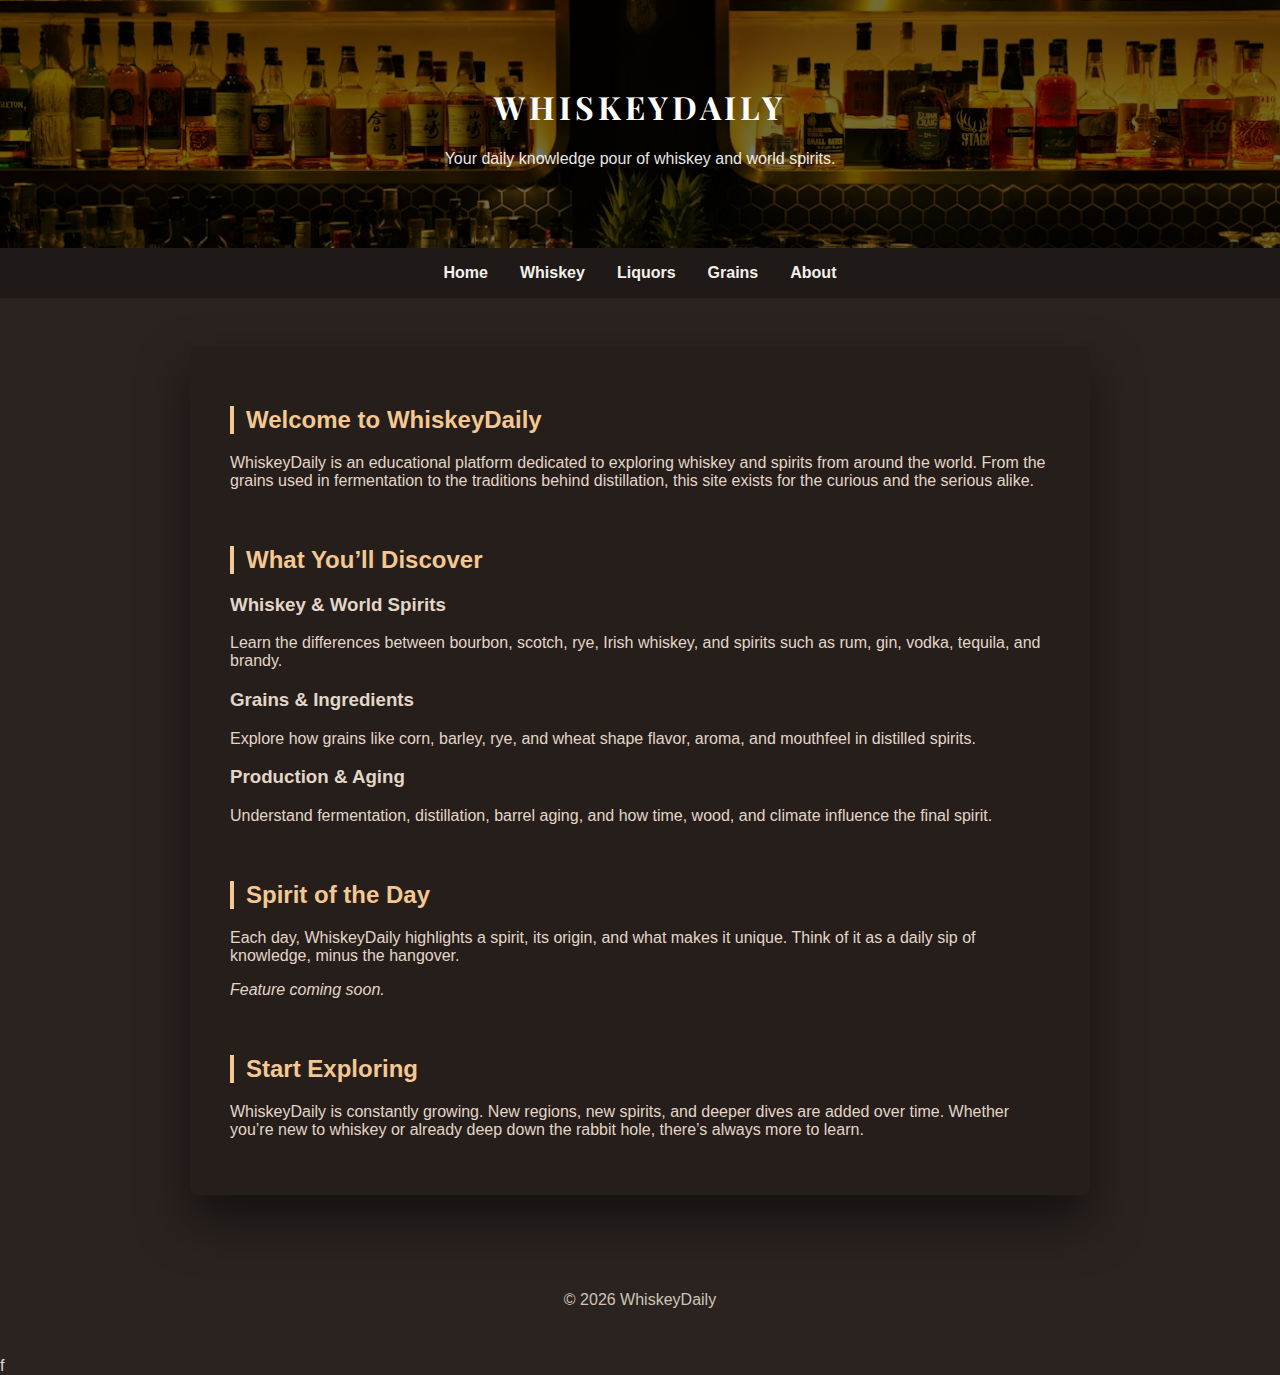
<file: index.html>
<!DOCTYPE html>
<html lang="en">
<head>
  <link href="https://fonts.googleapis.com/css2?family=Playfair+Display:wght@600;700&display=swap" rel="stylesheet">
  <meta charset="UTF-8">
  <title>WhiskeyDaily</title>
  <meta name="viewport" content="width=device-width, initial-scale=1.0">

  <meta name="description" content="WhiskeyDaily is an educational website about whiskey, spirits, grains, and distillation from around the world.">

  <link rel="stylesheet" href="css/styles.css">
  <script src="js/app.js" defer></script>
</head>
<body>

  <!-- HEADER -->
  <header>
    <h1>WhiskeyDaily</h1>
    <p>Your daily knowledge pour of whiskey and world spirits.</p>
  </header>

  <!-- NAVIGATION -->
  <nav>
  <ul>
    <li><a href="index.html">Home</a></li>
    <li><a href="whiskey.html">Whiskey</a></li>
    <li><a href="liquors.html">Liquors</a></li>
    <li><a href="grains.html">Grains</a></li>
    <li><a href="about.html">About</a></li>
  </ul>
</nav>


  <!-- MAIN CONTENT -->
  <main>

    <!-- HERO SECTION -->
    <section>
      <h2>Welcome to WhiskeyDaily</h2>
      <p>
        WhiskeyDaily is an educational platform dedicated to exploring whiskey and
        spirits from around the world. From the grains used in fermentation to the
        traditions behind distillation, this site exists for the curious and the
        serious alike.
      </p>
    </section>

    <!-- FEATURED SECTION -->
    <section>
      <h2>What You’ll Discover</h2>

      <article>
        <h3>Whiskey & World Spirits</h3>
        <p>
          Learn the differences between bourbon, scotch, rye, Irish whiskey,
          and spirits such as rum, gin, vodka, tequila, and brandy.
        </p>
      </article>

      <article>
        <h3>Grains & Ingredients</h3>
        <p>
          Explore how grains like corn, barley, rye, and wheat shape flavor,
          aroma, and mouthfeel in distilled spirits.
        </p>
      </article>

      <article>
        <h3>Production & Aging</h3>
        <p>
          Understand fermentation, distillation, barrel aging, and how time,
          wood, and climate influence the final spirit.
        </p>
      </article>
    </section>

    <!-- DAILY FEATURE -->
    <section>
      <h2>Spirit of the Day</h2>
      <p>
        Each day, WhiskeyDaily highlights a spirit, its origin, and what makes
        it unique. Think of it as a daily sip of knowledge, minus the hangover.
      </p>
      <p><em>Feature coming soon.</em></p>
    </section>

    <!-- EXPLORE CTA -->
    <section>
      <h2>Start Exploring</h2>
      <p>
        WhiskeyDaily is constantly growing. New regions, new spirits, and deeper
        dives are added over time. Whether you’re new to whiskey or already deep
        down the rabbit hole, there’s always more to learn.
      </p>
    </section>

  </main>

  <!-- FOOTER -->
  <footer>
    <p>© 2026 WhiskeyDaily</p>
  </footer>

</body>
</html>
 f
</file>
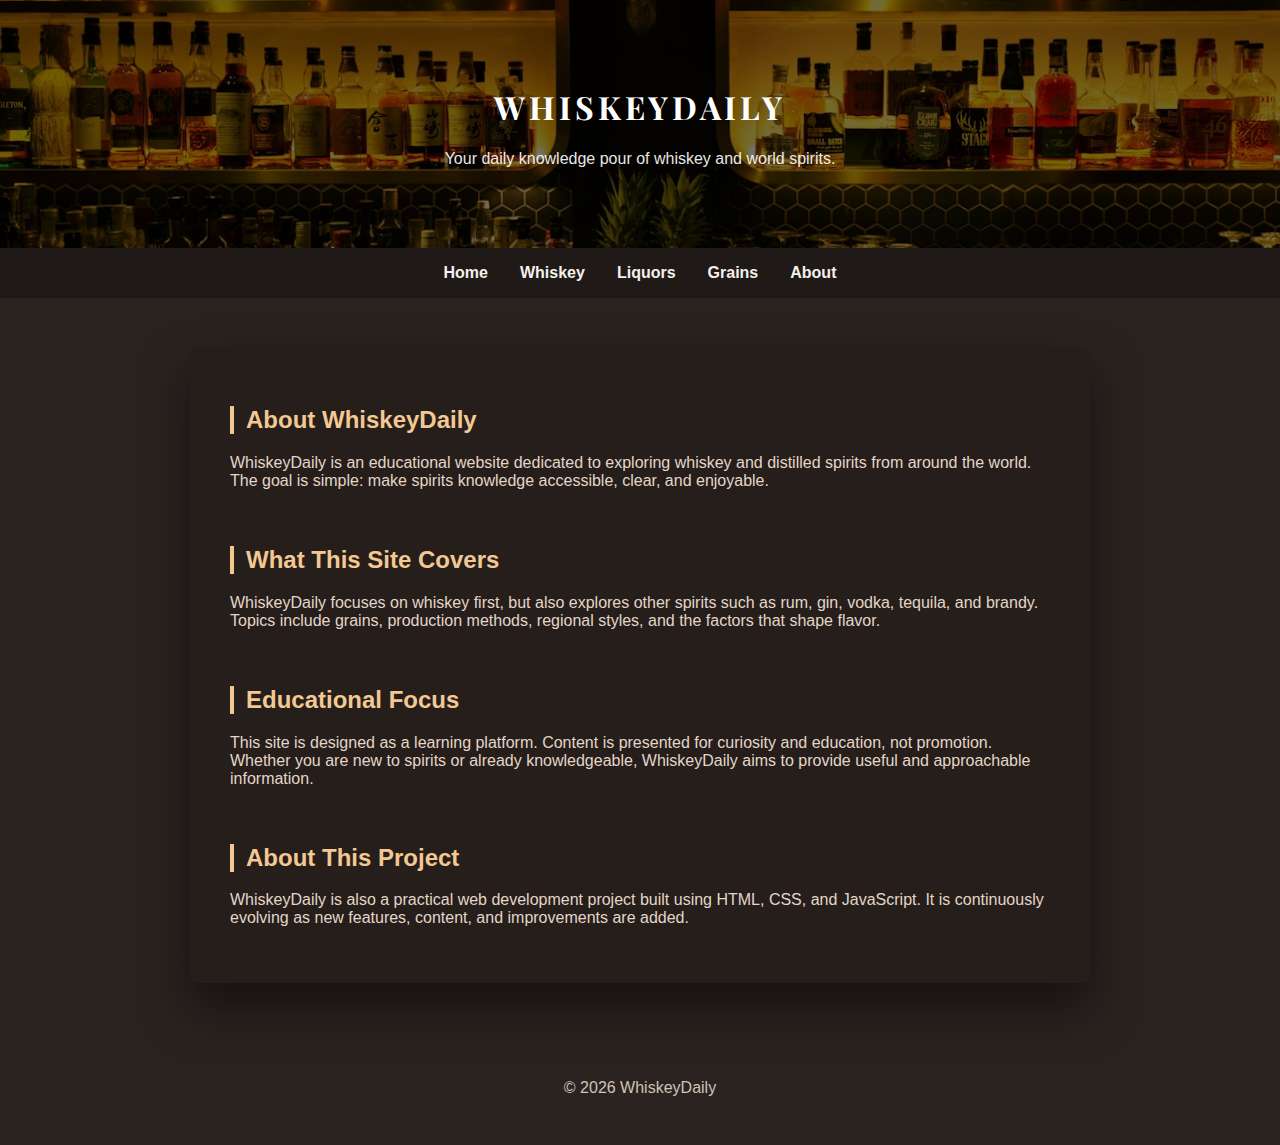
<file: about.html>
<!DOCTYPE html>
<html lang="en">
<head>
  <link href="https://fonts.googleapis.com/css2?family=Playfair+Display:wght@600;700&display=swap" rel="stylesheet">
  <meta charset="UTF-8">
  <title>About | WhiskeyDaily</title>
  <meta name="viewport" content="width=device-width, initial-scale=1.0">

  <link rel="stylesheet" href="css/styles.css">
  <script src="js/app.js" defer></script>
</head>
<body>

  <header>
    <h1>WhiskeyDaily</h1>
    <p>Your daily knowledge pour of whiskey and world spirits.</p>
  </header>

  <nav>
    <ul>
      <li><a href="index.html">Home</a></li>
      <li><a href="whiskey.html">Whiskey</a></li>
      <li><a href="liquors.html">Liquors</a></li>
      <li><a href="grains.html">Grains</a></li>
      <li><a href="about.html">About</a></li>
    </ul>
  </nav>

  <main>

    <section>
      <h2>About WhiskeyDaily</h2>
      <p>
        WhiskeyDaily is an educational website dedicated to exploring whiskey
        and distilled spirits from around the world. The goal is simple:
        make spirits knowledge accessible, clear, and enjoyable.
      </p>
    </section>

    <section>
      <h2>What This Site Covers</h2>
      <p>
        WhiskeyDaily focuses on whiskey first, but also explores other spirits
        such as rum, gin, vodka, tequila, and brandy. Topics include grains,
        production methods, regional styles, and the factors that shape flavor.
      </p>
    </section>

    <section>
      <h2>Educational Focus</h2>
      <p>
        This site is designed as a learning platform. Content is presented
        for curiosity and education, not promotion. Whether you are new
        to spirits or already knowledgeable, WhiskeyDaily aims to provide
        useful and approachable information.
      </p>
    </section>

    <section>
      <h2>About This Project</h2>
      <p>
        WhiskeyDaily is also a practical web development project built using
        HTML, CSS, and JavaScript. It is continuously evolving as new features,
        content, and improvements are added.
      </p>
    </section>

  </main>

  <footer>
    <p>© 2026 WhiskeyDaily</p>
  </footer>

</body>
</html>
</file>
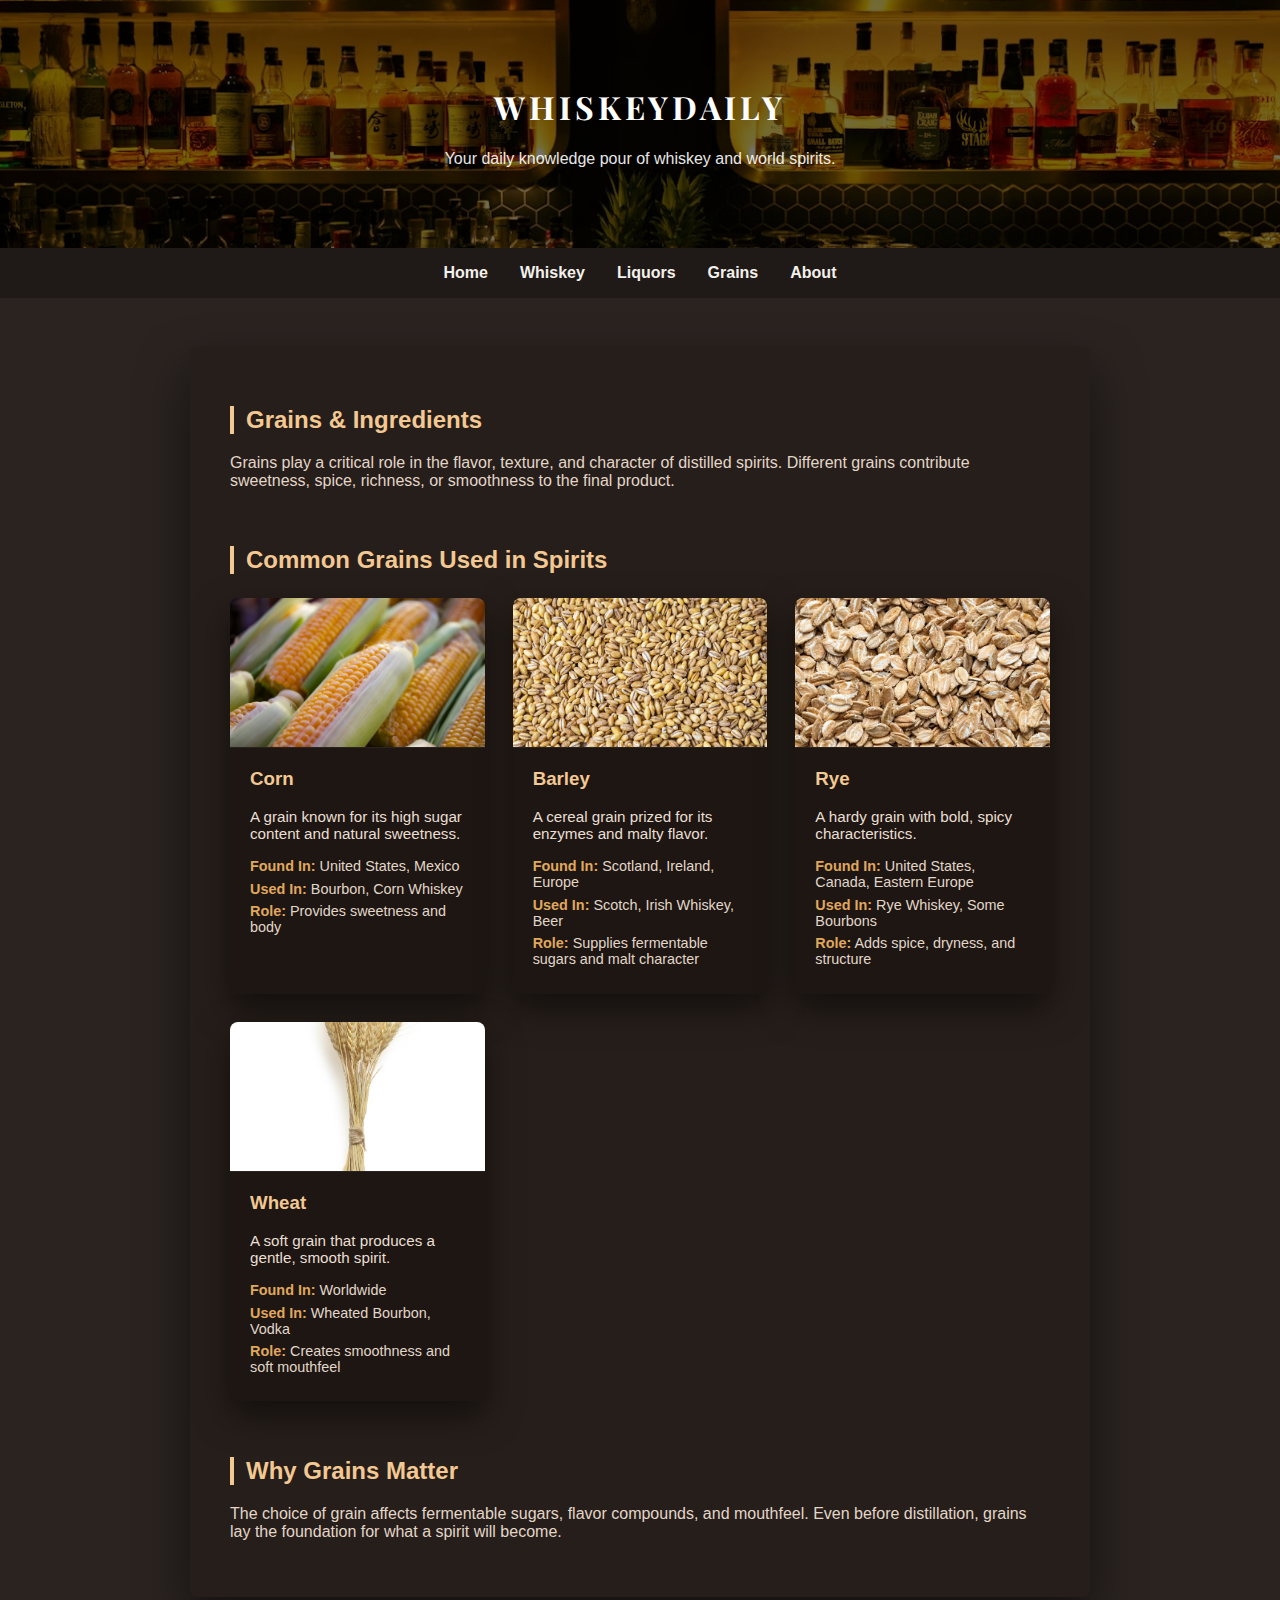
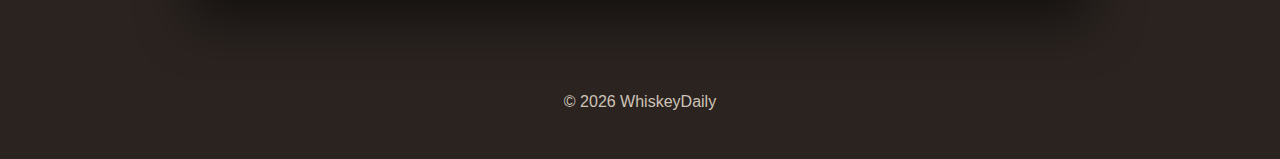
<file: grains.html>
<!DOCTYPE html>
<html lang="en">
<head>
  <link href="https://fonts.googleapis.com/css2?family=Playfair+Display:wght@600;700&display=swap" rel="stylesheet">
  <meta charset="UTF-8">
  <title>Grains | WhiskeyDaily</title>
  <meta name="viewport" content="width=device-width, initial-scale=1.0">

  <link rel="stylesheet" href="css/styles.css">
  <script src="js/app.js" defer></script>
</head>
<body>

  <header>
    <h1>WhiskeyDaily</h1>
    <p>Your daily knowledge pour of whiskey and world spirits.</p>
  </header>

  <nav>
    <ul>
      <li><a href="index.html">Home</a></li>
      <li><a href="whiskey.html">Whiskey</a></li>
      <li><a href="liquors.html">Liquors</a></li>
      <li><a href="grains.html">Grains</a></li>
      <li><a href="about.html">About</a></li>
    </ul>
  </nav>

  <main>

    <section>
      <h2>Grains & Ingredients</h2>
      <p>
        Grains play a critical role in the flavor, texture, and character of
        distilled spirits. Different grains contribute sweetness, spice,
        richness, or smoothness to the final product.
      </p>
    </section>

    <section>
      <h2>Common Grains Used in Spirits</h2>

      <div class="grain-grid" id="grain-grid">
        <!-- Grain cards injected by JavaScript -->
      </div>
    </section>

    <section>
      <h2>Why Grains Matter</h2>
      <p>
        The choice of grain affects fermentable sugars, flavor compounds, and
        mouthfeel. Even before distillation, grains lay the foundation for what
        a spirit will become.
      </p>
    </section>

  </main>

  <footer>
    <p>© 2026 WhiskeyDaily</p>
  </footer>

</body>
</html>
</file>
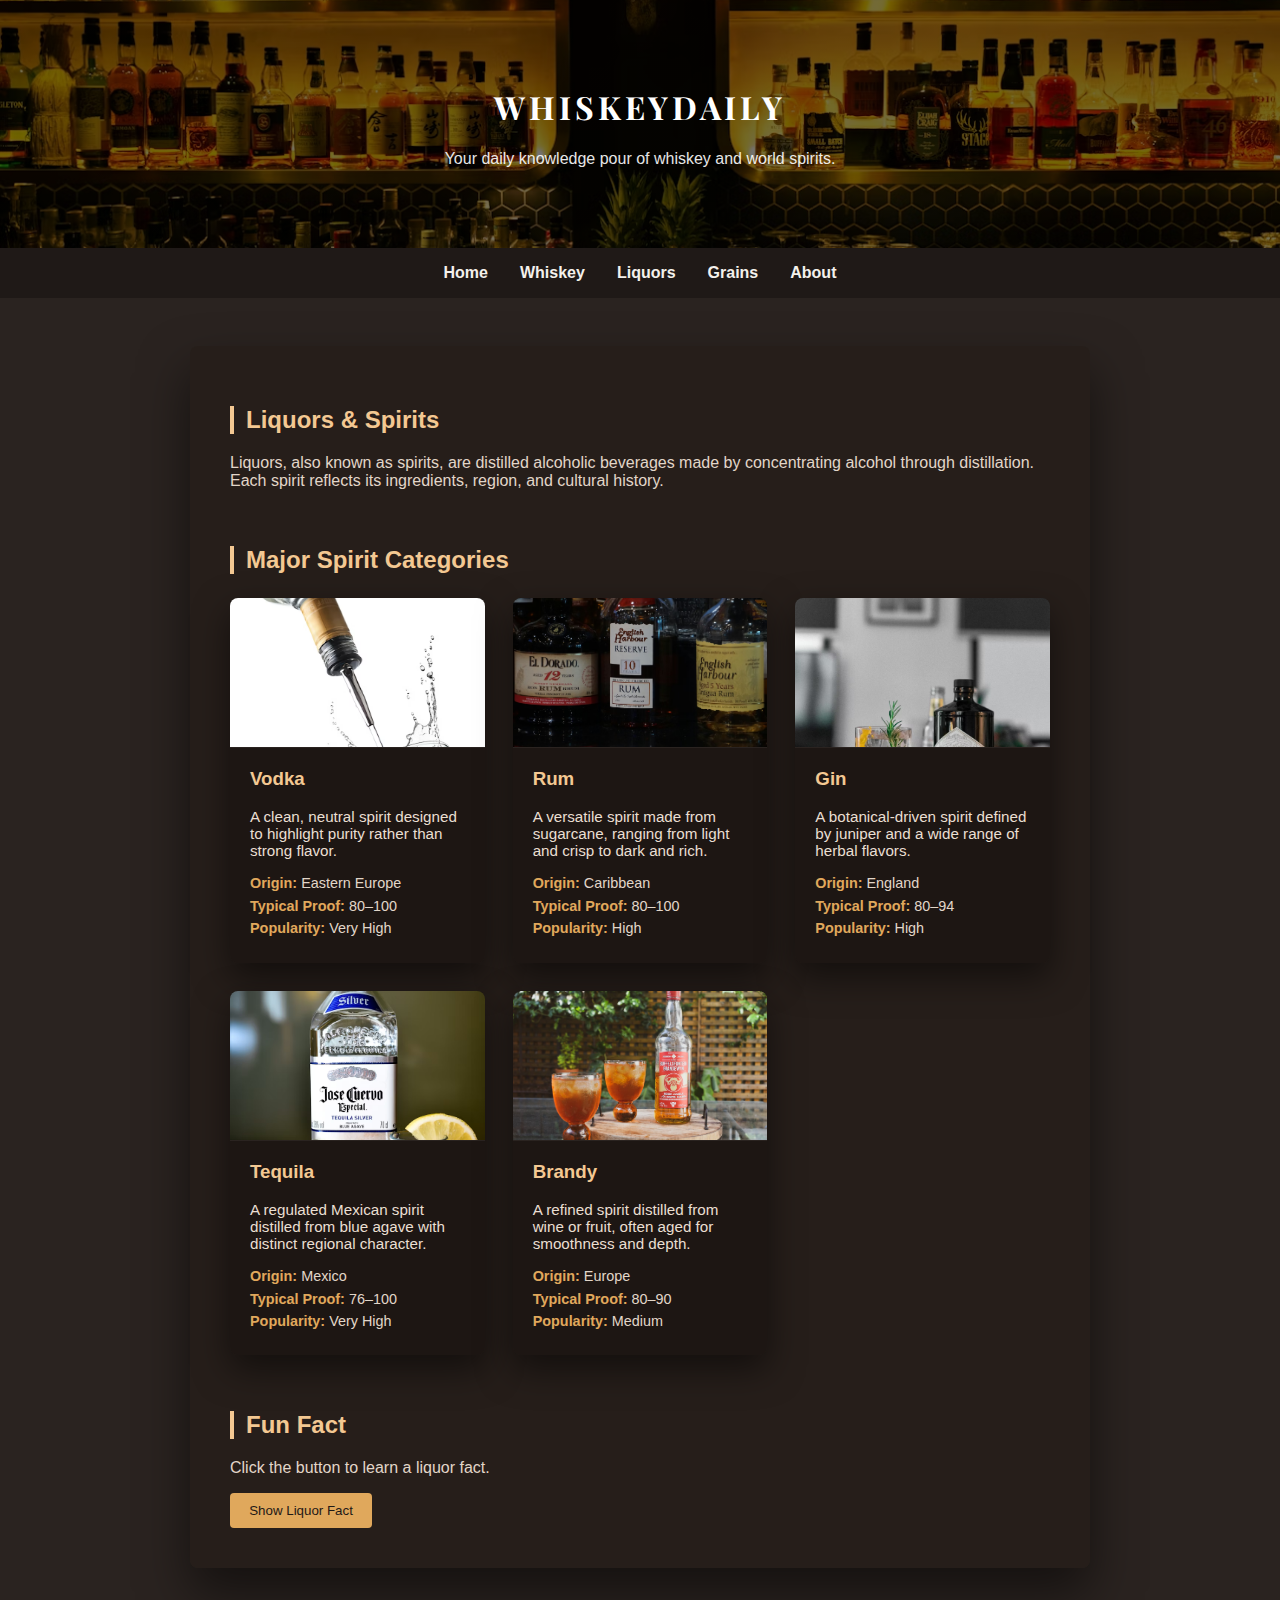
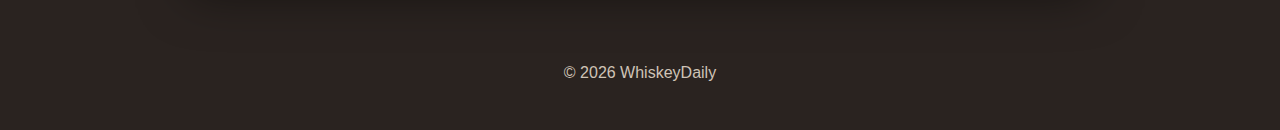
<file: liquors.html>
<!DOCTYPE html>
<html lang="en">
<head>
  <link href="https://fonts.googleapis.com/css2?family=Playfair+Display:wght@600;700&display=swap" rel="stylesheet">
  <meta charset="UTF-8">
  <title>Liquors | WhiskeyDaily</title>
  <meta name="viewport" content="width=device-width, initial-scale=1.0">

  <link rel="stylesheet" href="css/styles.css">
  <script src="js/app.js" defer></script>
</head>
<body>

  <header>
    <h1>WhiskeyDaily</h1>
    <p>Your daily knowledge pour of whiskey and world spirits.</p>
  </header>

  <nav>
    <ul>
      <li><a href="index.html">Home</a></li>
      <li><a href="whiskey.html">Whiskey</a></li>
      <li><a href="liquors.html">Liquors</a></li>
      <li><a href="grains.html">Grains</a></li>
      <li><a href="about.html">About</a></li>
    </ul>
  </nav>

  <main>

    <section>
      <h2>Liquors & Spirits</h2>
      <p>
        Liquors, also known as spirits, are distilled alcoholic beverages made
        by concentrating alcohol through distillation. Each spirit reflects
        its ingredients, region, and cultural history.
      </p>
    </section>

    <section>
      <h2>Major Spirit Categories</h2>

      <div class="liquor-grid" id="liquor-grid">
        <!-- Cards injected by JavaScript -->
      </div>
    </section>

    <section>
      <h2>Fun Fact</h2>
      <p id="liquor-fact">
        Click the button to learn a liquor fact.
      </p>
      <button id="liquor-fact-btn">Show Liquor Fact</button>
    </section>

  </main>

  <footer>
    <p>© 2026 WhiskeyDaily</p>
  </footer>

</body>
</html>
</file>
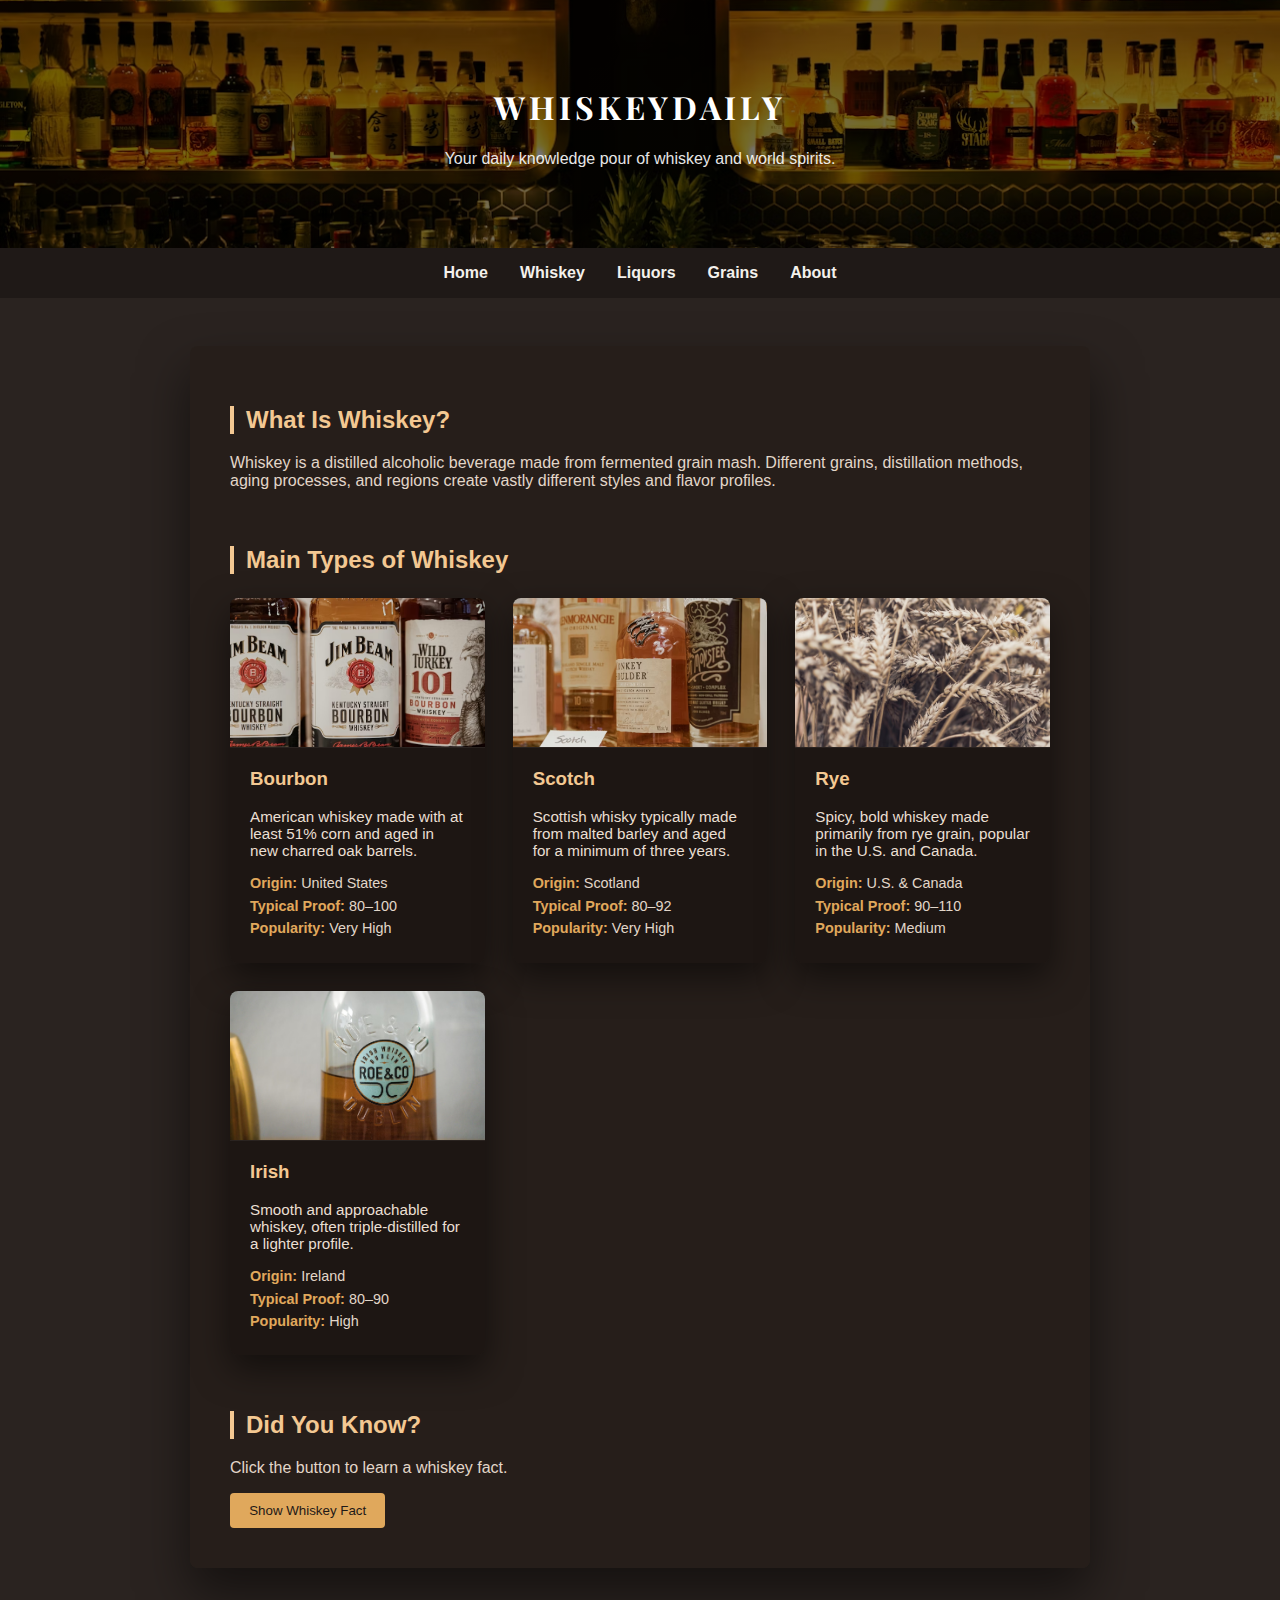
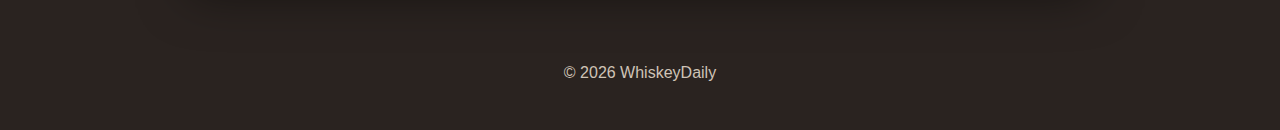
<file: whiskey.html>
<!DOCTYPE html>
<html lang="en">
<head>
  <link href="https://fonts.googleapis.com/css2?family=Playfair+Display:wght@600;700&display=swap" rel="stylesheet">
  <meta charset="UTF-8">
  <title>Whiskey | WhiskeyDaily</title>
  <meta name="viewport" content="width=device-width, initial-scale=1.0">

  <link rel="stylesheet" href="css/styles.css">
  <script src="js/app.js" defer></script>
</head>
<body>

  <header>
    <h1>WhiskeyDaily</h1>
    <p>Your daily knowledge pour of whiskey and world spirits.</p>
  </header>

  <nav>
    <ul>
      <li><a href="index.html">Home</a></li>
      <li><a href="whiskey.html">Whiskey</a></li>
      <li><a href="liquors.html">Liquors</a></li>
      <li><a href="grains.html">Grains</a></li>
      <li><a href="about.html">About</a></li>
    </ul>
  </nav>

  <main>

    <section>
      <h2>What Is Whiskey?</h2>
      <p>
        Whiskey is a distilled alcoholic beverage made from fermented grain mash.
        Different grains, distillation methods, aging processes, and regions
        create vastly different styles and flavor profiles.
      </p>
    </section>

    <section>
      <h2>Main Types of Whiskey</h2>

      <div class="whiskey-grid">

        <article class="whiskey-card">
          <img src="images/bourbon.jpg" alt="Bourbon whiskey">
          <div class="card-content">
            <h3>Bourbon</h3>
            <p class="description">
              American whiskey made with at least 51% corn and aged in new charred oak barrels.
            </p>
            <ul class="details">
              <li><strong>Origin:</strong> United States</li>
              <li><strong>Typical Proof:</strong> 80–100</li>
              <li><strong>Popularity:</strong> Very High</li>
            </ul>
          </div>
        </article>

        <article class="whiskey-card">
          <img src="images/scotch.jpg" alt="Scotch whisky">
          <div class="card-content">
            <h3>Scotch</h3>
            <p class="description">
              Scottish whisky typically made from malted barley and aged for a minimum of three years.
            </p>
            <ul class="details">
              <li><strong>Origin:</strong> Scotland</li>
              <li><strong>Typical Proof:</strong> 80–92</li>
              <li><strong>Popularity:</strong> Very High</li>
            </ul>
          </div>
        </article>

        <article class="whiskey-card">
          <img src="images/rye.jpg" alt="Rye whiskey">
          <div class="card-content">
            <h3>Rye</h3>
            <p class="description">
              Spicy, bold whiskey made primarily from rye grain, popular in the U.S. and Canada.
            </p>
            <ul class="details">
              <li><strong>Origin:</strong> U.S. & Canada</li>
              <li><strong>Typical Proof:</strong> 90–110</li>
              <li><strong>Popularity:</strong> Medium</li>
            </ul>
          </div>
        </article>

        <article class="whiskey-card">
          <img src="images/irish.jpg" alt="Irish whiskey">
          <div class="card-content">
            <h3>Irish</h3>
            <p class="description">
              Smooth and approachable whiskey, often triple-distilled for a lighter profile.
            </p>
            <ul class="details">
              <li><strong>Origin:</strong> Ireland</li>
              <li><strong>Typical Proof:</strong> 80–90</li>
              <li><strong>Popularity:</strong> High</li>
            </ul>
          </div>
        </article>

      </div>
    </section>

    <section>
      <h2>Did You Know?</h2>
      <p id="whiskey-fact">
        Click the button to learn a whiskey fact.
      </p>
      <button id="fact-btn">Show Whiskey Fact</button>
    </section>

  </main>

  <footer>
    <p>© 2026 WhiskeyDaily</p>
  </footer>

</body>
</html>
</file>
<file: css/styles.css>
/* =========================
   RESET & VARIABLES
   ========================= */
* {
  box-sizing: border-box;
}

:root {
  --bg-dark: #2a2320;
  --panel-dark: rgba(38, 30, 26, 0.92);
  --card-dark: rgba(28, 22, 19, 0.95);
  --amber: #f3c892;
  --gold: #e0a85c;
  --cream: #eadfd2;
  --text-soft: #e2d6c9;
}

/* =========================
   BASE
   ========================= */
body {
  margin: 0;
  font-family: Arial, sans-serif;
  background-color: var(--bg-dark);
  color: var(--text-soft);
}

/* =========================
   HEADER
   ========================= */
header {
  background-image:
    linear-gradient(rgba(0,0,0,0.55), rgba(0,0,0,0.55)),
    url("../images/header-whiskey.jpg");
  background-size: cover;
  background-position: center;
  text-align: center;
  padding: 4rem 1rem;
  color: #fff;
}

header h1 {
  font-family: "Playfair Display", serif;
  font-weight: 700;
  letter-spacing: 0.12em;
  text-transform: uppercase;
}

header p {
  opacity: 0.9;
}

/* =========================
   NAVIGATION
   ========================= */
nav {
  background-color: #1f1917;
}

nav ul {
  list-style: none;
  display: flex;
  justify-content: center;
  gap: 2rem;
  margin: 0;
  padding: 1rem 0;
}

nav a {
  color: #f4f1ec;
  text-decoration: none;
  font-weight: bold;
  position: relative;
}

nav a::after {
  content: "";
  position: absolute;
  left: 0;
  bottom: -4px;
  width: 0;
  height: 2px;
  background-color: var(--amber);
  transition: width 0.25s ease;
}

nav a:hover::after {
  width: 100%;
}

/* =========================
   MAIN PANEL
   ========================= */
main {
  max-width: 900px;
  margin: 3rem auto;
  padding: 2.5rem;
  background-color: var(--panel-dark);
  border-radius: 8px;
  box-shadow: 0 25px 50px rgba(0,0,0,0.5);
}

section + section {
  margin-top: 3.5rem;
}

h2 {
  color: var(--amber);
  border-left: 4px solid var(--amber);
  padding-left: 0.75rem;
}

/* =========================
   GRID SYSTEM (ALL PAGES)
   ========================= */
.whiskey-grid,
.liquor-grid,
.grain-grid {
  display: grid;
  grid-template-columns: repeat(auto-fit, minmax(240px, 1fr));
  gap: 1.75rem;
  margin-top: 1.5rem;
}

/* =========================
   UNIFIED CARD STYLE
   ========================= */
.whiskey-card,
.liquor-card,
.grain-card {
  background-color: var(--card-dark);
  border-radius: 8px;
  overflow: hidden;
  display: flex;
  flex-direction: column;
  transition: transform 0.25s ease, box-shadow 0.25s ease;
  box-shadow: 0 14px 35px rgba(0,0,0,0.5);
}

.whiskey-card:hover,
.liquor-card:hover,
.grain-card:hover {
  transform: scale(1.05);
  z-index: 2;
}

/* Images */
.whiskey-card img,
.liquor-card img,
.grain-card img {
  width: 100%;
  height: 150px;
  object-fit: cover;
  border-bottom: 1px solid rgba(255,255,255,0.06);
}

/* Card content */
.card-content {
  padding: 1.25rem;
}

.card-content h3 {
  margin-top: 0;
  color: var(--amber);
}

.card-content p {
  color: var(--cream);
  font-size: 0.95rem;
  margin-bottom: 1rem;
}

/* Details list */
.card-content ul {
  list-style: none;
  padding: 0;
  margin: 0;
  font-size: 0.9rem;
}

.card-content li {
  margin-bottom: 0.4rem;
  color: var(--text-soft);
}

.card-content strong {
  color: var(--gold);
}

/* =========================
   BUTTONS
   ========================= */
button {
  padding: 0.6rem 1.2rem;
  background-color: var(--gold);
  color: #1f1917;
  border: none;
  border-radius: 4px;
  cursor: pointer;
}

button:hover {
  background-color: var(--amber);
}

/* =========================
   FOOTER
   ========================= */
footer {
  text-align: center;
  padding: 2rem 1rem;
  color: #cfc3b7;
}
</file>
